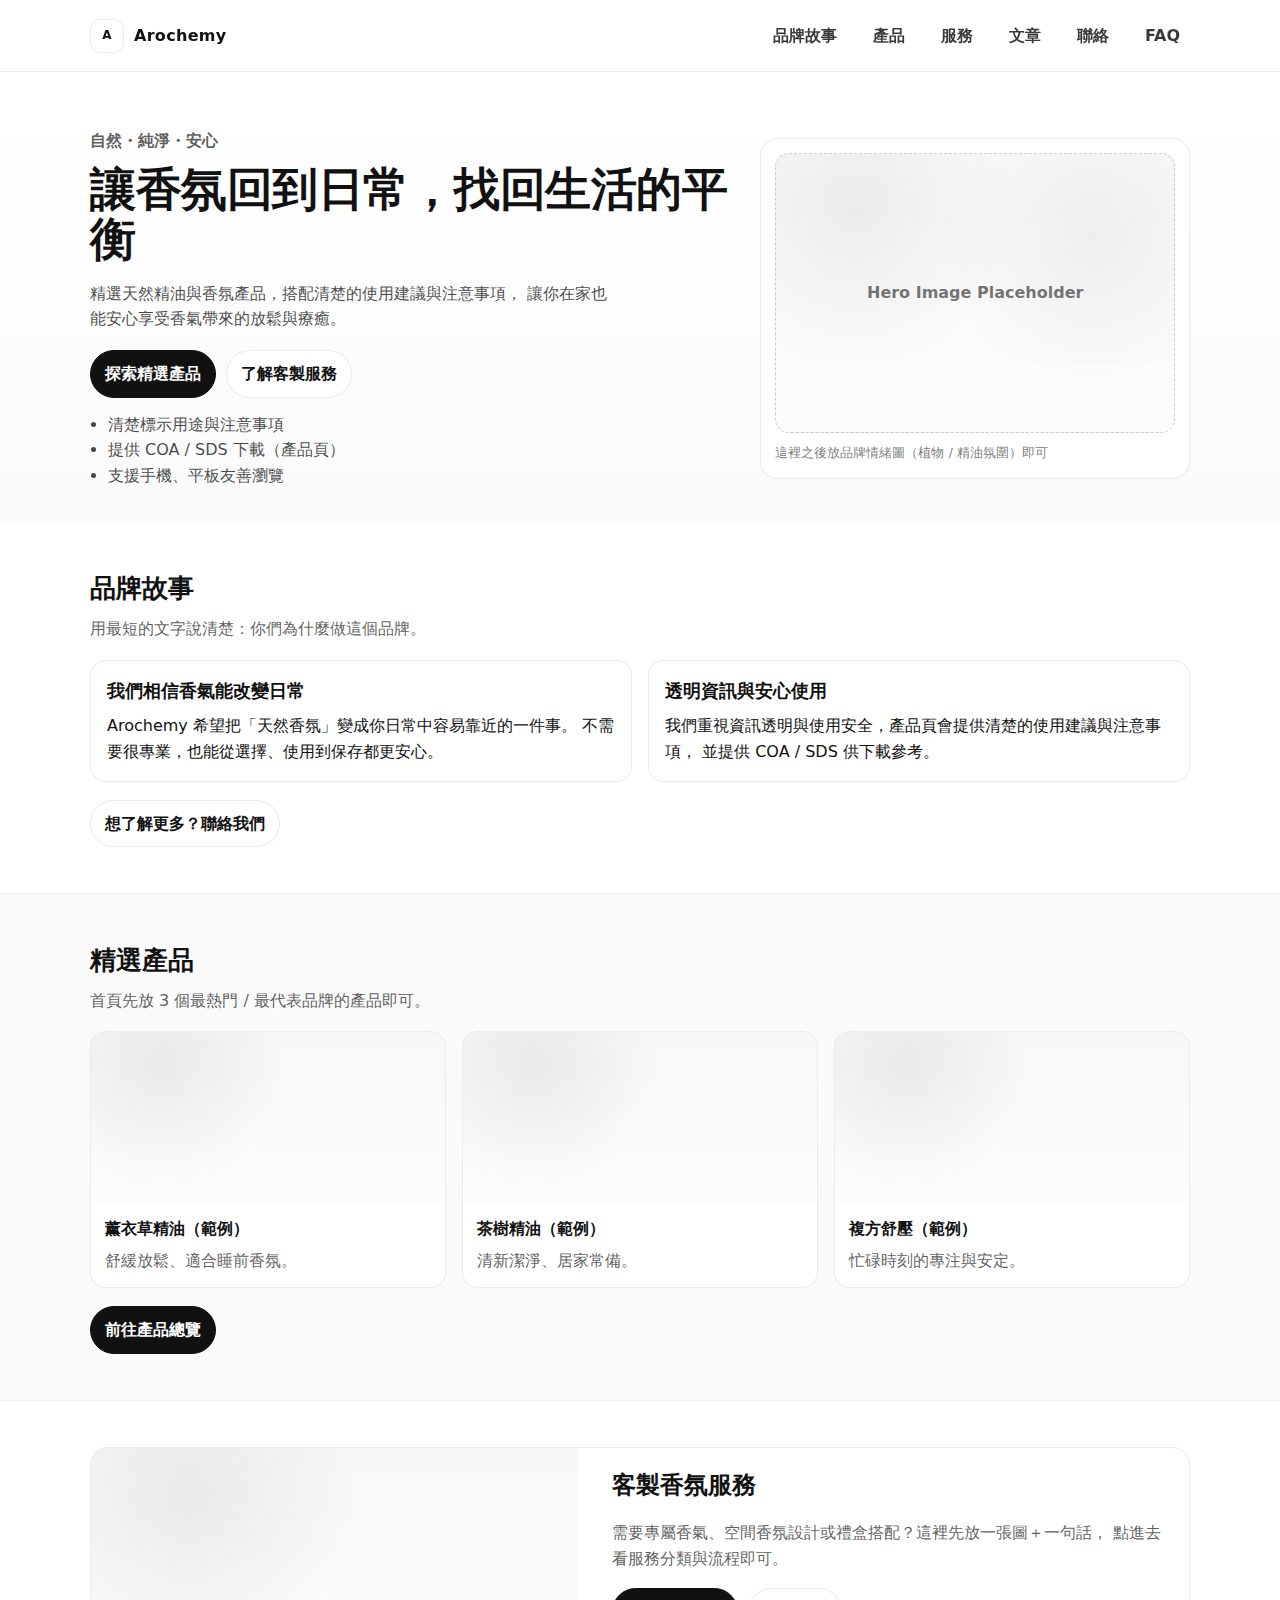
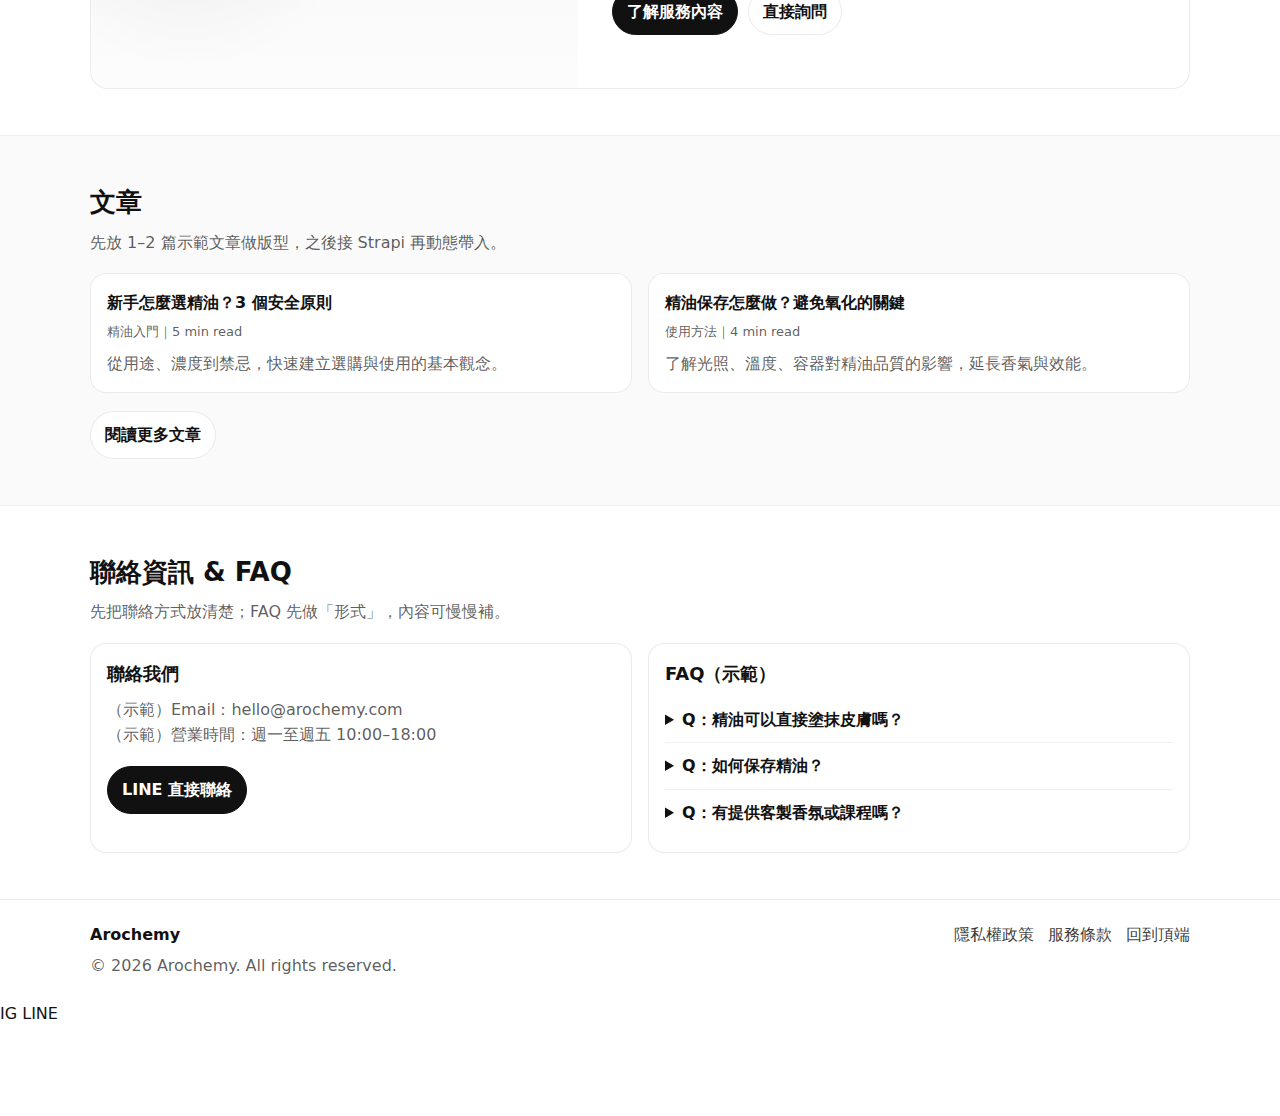
<file: index.html>
<!doctype html>
<html lang="zh-Hant">
<head>
    <meta charset="utf-8" />
    <meta name="viewport" content="width=device-width, initial-scale=1" />
    <title>Arochemy｜精油與香氛</title>
    <meta name="description" content="天然精油與香氛生活。探索精選精油、客製香氛服務與芳療文章。" />
    <link rel="stylesheet" href="./styles.css" />
</head>

<body>
    <!-- Sticky Header -->
    <header class="header" id="top">
        <div class="container header-inner">
            <a class="brand" href="#top" aria-label="回到頂端">
                <span class="brand-badge">A</span>
                <span class="brand-name">Arochemy</span>
            </a>

            <!-- Desktop Nav -->
            <nav class="nav">
                <a href="brand.html">品牌故事</a>
                <a href="products.html">產品</a>
                <a href="service.html">服務</a>
                <a href="articles.html">文章</a>
                <a href="contact.html">聯絡</a>
                <a href="faq">FAQ</a>
            </nav>

            <div class="header-cta">

                <!-- Mobile Burger -->
                <button class="burger" id="burgerBtn" type="button" aria-label="開啟選單" aria-expanded="false">
                    <span></span><span></span><span></span>
                </button>
            </div>
        </div>
    </header>

    <!-- Mobile Drawer -->
    <!-- Mobile Dropdown (Top) -->
    <div class="mobile-drawer" id="mobileDrawer" aria-hidden="true">
        <div class="mobile-dropdown" role="dialog" aria-modal="true" aria-label="手機選單">
            <nav class="mobile-nav">
                <a href="brand.html">品牌故事</a>
                <a href="products.html">產品</a>
                <a href="service.html">服務</a>
                <a href="articles.html">文章</a>
                <a href="contact.html">聯絡</a>
                <a href="faq.html">FAQ</a>
            </nav>

            <div class="mobile-panel-actions">
                <a class="btn" href="products.html">探索精油</a>
                <a class="btn primary" href="contact.html">立即聯絡</a>
            </div>
        </div>
    </div>



    <main>
        <!-- Hero -->
        <section class="hero">
            <div class="container hero-grid">
                <div>
                    <div class="kicker">
                        自然・純淨・安心
                    </div>
                    <h1>讓香氛回到日常，找回生活的平衡</h1>
                    <p class="lead">
                        精選天然精油與香氛產品，搭配清楚的使用建議與注意事項，
                        讓你在家也能安心享受香氣帶來的放鬆與療癒。
                    </p>
                    <div class="hero-actions">
                        <a class="btn primary" href="#featured">探索精選產品</a>
                        <a class="btn" href="#service">了解客製服務</a>
                    </div>
                    <ul class="hero-bullets">
                        <li>清楚標示用途與注意事項</li>
                        <li>提供 COA / SDS 下載（產品頁）</li>
                        <li>支援手機、平板友善瀏覽</li>
                    </ul>
                </div>

                <div class="hero-card" aria-label="主視覺圖">
                    <div class="hero-image" role="img" aria-label="主視覺圖片預留位置">
                        <span>Hero Image Placeholder</span>
                    </div>
                    <div class="hero-card-note">
                        這裡之後放品牌情緒圖（植物 / 精油氛圍）即可
                    </div>
                </div>
            </div>
        </section>

        <!-- Brand Story (Short) -->
        <section class="section" id="story">
            <div class="container">
                <div class="section-head">
                    <h2>品牌故事</h2>
                    <p class="muted">
                        用最短的文字說清楚：你們為什麼做這個品牌。
                    </p>
                </div>

                <div class="story-grid">
                    <div class="card">
                        <h3>我們相信香氣能改變日常</h3>
                        <p>
                            Arochemy 希望把「天然香氛」變成你日常中容易靠近的一件事。
                            不需要很專業，也能從選擇、使用到保存都更安心。
                        </p>
                    </div>
                    <div class="card">
                        <h3>透明資訊與安心使用</h3>
                        <p>
                            我們重視資訊透明與使用安全，產品頁會提供清楚的使用建議與注意事項，
                            並提供 COA / SDS 供下載參考。
                        </p>
                    </div>
                </div>

                <div class="section-actions">
                    <a class="btn" href="#contact">想了解更多？聯絡我們</a>
                </div>
            </div>
        </section>

        <!-- Featured Products (3 cards) -->
        <section class="section soft" id="featured">
            <div class="container">
                <div class="section-head">
                    <h2>精選產品</h2>
                    <p class="muted">
                        首頁先放 3 個最熱門 / 最代表品牌的產品即可。
                    </p>
                </div>

                <div class="grid-3">
                    <a class="product-card" href="#" aria-label="產品 1（範例）">
                        <div class="product-image" role="img" aria-label="產品圖片預留"></div>
                        <div class="product-body">
                            <div class="product-title">
                                薰衣草精油（範例）
                            </div>
                            <div class="product-desc muted">
                                舒緩放鬆、適合睡前香氛。
                            </div>
                        </div>
                    </a>

                    <a class="product-card" href="#" aria-label="產品 2（範例）">
                        <div class="product-image" role="img" aria-label="產品圖片預留"></div>
                        <div class="product-body">
                            <div class="product-title">
                                茶樹精油（範例）
                            </div>
                            <div class="product-desc muted">
                                清新潔淨、居家常備。
                            </div>
                        </div>
                    </a>

                    <a class="product-card" href="#" aria-label="產品 3（範例）">
                        <div class="product-image" role="img" aria-label="產品圖片預留"></div>
                        <div class="product-body">
                            <div class="product-title">
                                複方舒壓（範例）
                            </div>
                            <div class="product-desc muted">
                                忙碌時刻的專注與安定。
                            </div>
                        </div>
                    </a>
                </div>

                <div class="section-actions">
                    <a class="btn primary" href="#">前往產品總覽</a>
                </div>
            </div>
        </section>

        <!-- Custom Service -->
        <section class="section" id="service">
            <div class="container">
                <div class="service-banner">
                    <div class="service-banner-img" role="img" aria-label="服務主圖預留"></div>
                    <div class="service-banner-body">
                        <h2>客製香氛服務</h2>
                        <p class="muted">
                            需要專屬香氣、空間香氛設計或禮盒搭配？這裡先放一張圖＋一句話，
                            點進去看服務分類與流程即可。
                        </p>
                        <div class="service-actions">
                            <a class="btn primary" href="#">了解服務內容</a>
                            <a class="btn" href="#contact">直接詢問</a>
                        </div>
                    </div>
                </div>
            </div>
        </section>

        <!-- Articles Preview -->
        <section class="section soft" id="articles">
            <div class="container">
                <div class="section-head">
                    <h2>文章</h2>
                    <p class="muted">
                        先放 1–2 篇示範文章做版型，之後接 Strapi 再動態帶入。
                    </p>
                </div>

                <div class="grid-2">
                    <a class="article-card" href="#">
                        <div class="article-title">
                            新手怎麼選精油？3 個安全原則
                        </div>
                        <div class="article-meta muted">
                            精油入門｜5 min read
                        </div>
                        <p class="article-excerpt muted">
                            從用途、濃度到禁忌，快速建立選購與使用的基本觀念。
                        </p>
                    </a>

                    <a class="article-card" href="#">
                        <div class="article-title">
                            精油保存怎麼做？避免氧化的關鍵
                        </div>
                        <div class="article-meta muted">
                            使用方法｜4 min read
                        </div>
                        <p class="article-excerpt muted">
                            了解光照、溫度、容器對精油品質的影響，延長香氣與效能。
                        </p>
                    </a>
                </div>

                <div class="section-actions">
                    <a class="btn" href="#">閱讀更多文章</a>
                </div>
            </div>
        </section>

        <!-- Contact + FAQ -->
        <section class="section" id="contact">
            <div class="container">
                <div class="section-head">
                    <h2>聯絡資訊 & FAQ</h2>
                    <p class="muted">
                        先把聯絡方式放清楚；FAQ 先做「形式」，內容可慢慢補。
                    </p>
                </div>

                <div class="grid-2">
                    <div class="card">
                        <h3>聯絡我們</h3>
                        <p class="muted">
                            （示範）Email：hello@arochemy.com
                        </p>
                        <p class="muted">
                            （示範）營業時間：週一至週五 10:00–18:00
                        </p>
                        <div class="section-actions">
                            <a class="btn primary" href="https://line.me/R/ti/p/@yourlineid" target="_blank" rel="noopener">
                                LINE 直接聯絡
                            </a>
                        </div>
                    </div>

                    <div class="card">
                        <h3>FAQ（示範）</h3>
                        <details>
                            <summary>Q：精油可以直接塗抹皮膚嗎？</summary>
                            <p class="muted">
                                A：建議稀釋後使用，避免敏感部位；如有疑慮請先諮詢專業人士。
                            </p>
                        </details>
                        <details>
                            <summary>Q：如何保存精油？</summary>
                            <p class="muted">
                                A：避光、密封、常溫保存；開封後建議於 6–12 個月內使用。
                            </p>
                        </details>
                        <details>
                            <summary>Q：有提供客製香氛或課程嗎？</summary>
                            <p class="muted">
                                A：可提供客製服務；課程資訊未來將上線，歡迎先透過 LINE 詢問。
                            </p>
                        </details>
                    </div>
                </div>
            </div>
        </section>

        <!-- Footer -->
        <footer class="footer">
            <div class="container footer-inner">
                <div class="footer-left">
                    <div class="footer-brand">
                        Arochemy
                    </div>
                    <div class="muted">
                        © <span id="year"></span> Arochemy. All rights reserved.
                    </div>
                </div>
                <div class="footer-links">
                    <a href="#">隱私權政策</a>
                    <a href="#">服務條款</a>
                    <a href="#top">回到頂端</a>
                </div>
            </div>
        </footer>
    </main>

        <!-- Floating Social Buttons -->
    <div class="social-fab">
        <a class="fab ig" href="https://instagram.com/你的帳號" aria-label="Instagram" target="_blank" rel="noopener">
            <span class="fab-text">IG</span>
        </a>

        <a class="fab line" href="https://line.me/R/ti/p/@yourlineid" aria-label="LINE" target="_blank" rel="noopener">
            <span class="fab-text">LINE</span>
        </a>
    </div>


    <script src="./main.js"></script>
</body>
</html>
</file>
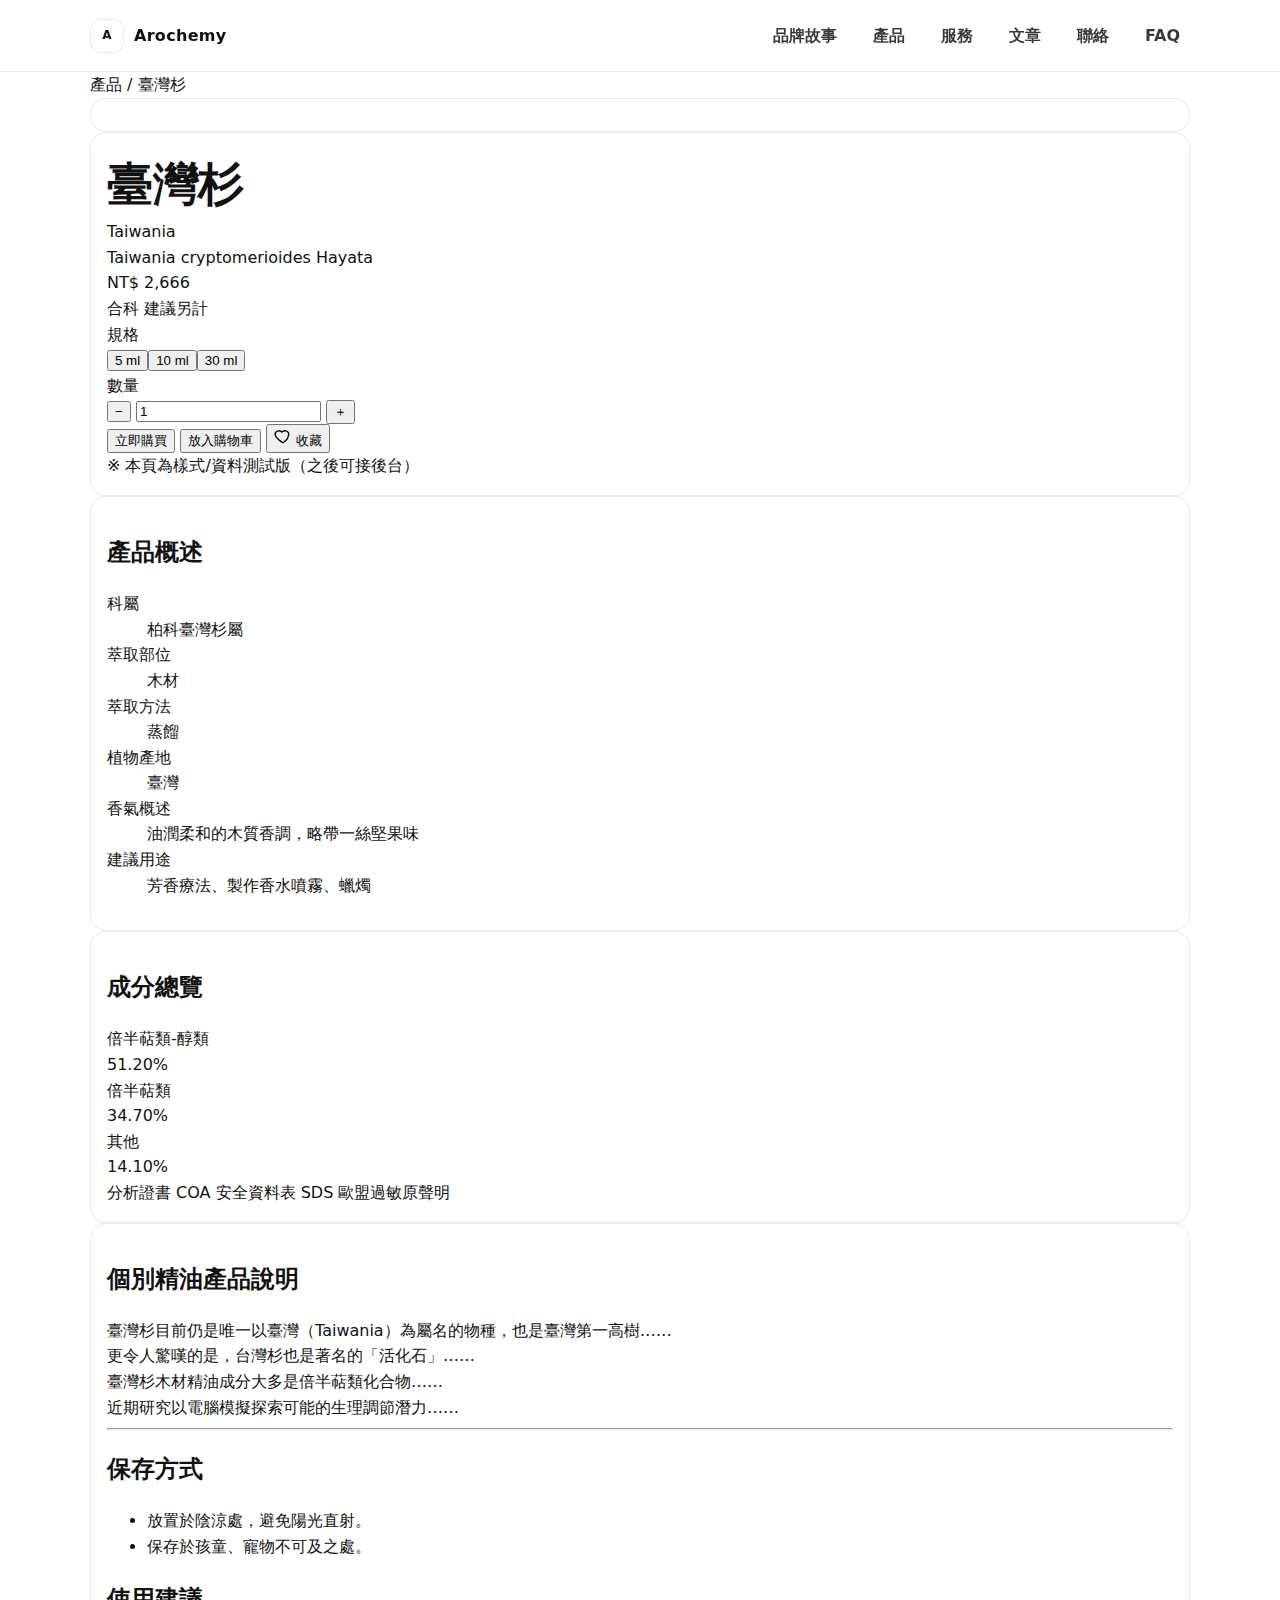
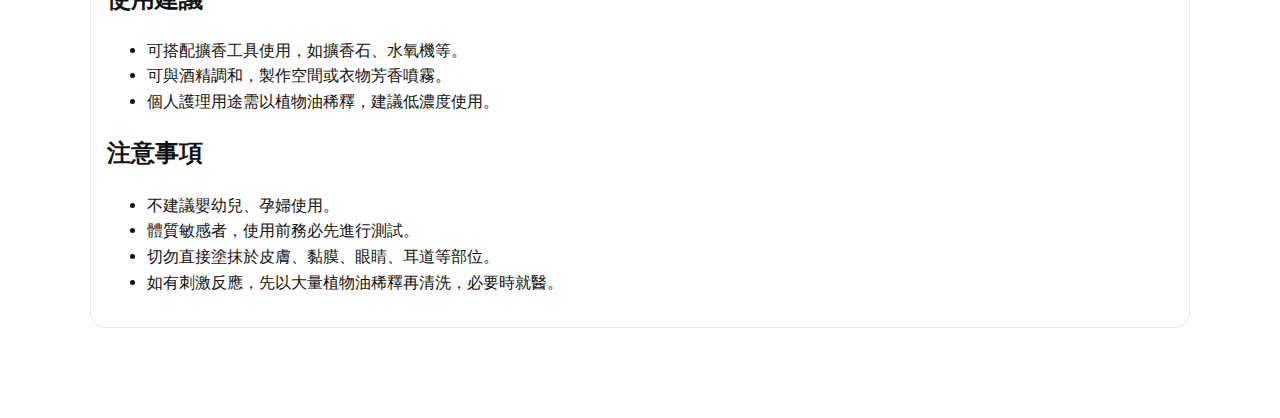
<file: Arochemy/product.html>
<!doctype html>
<html lang="zh-Hant">
<head>
    <meta charset="utf-8" />
    <meta name="viewport" content="width=device-width,initial-scale=1" />
    <title>單一商品｜Arochemy</title>
    <link rel="stylesheet" href="styles.css" />
</head>
<body>
    <!-- Header：你可以沿用你原本的 header（下面這段如果你已經有，就替換成你的） -->
    <header class="header">
        <div class="container header-inner">
            <a class="brand" href="index.html">
                <span class="brand-badge">A</span>
                <span>Arochemy</span>
            </a>

            <nav class="nav">
                <a href="index.html#story">品牌故事</a>
                <a href="products.html">產品</a>
                <a href="index.html#service">服務</a>
                <a href="index.html#articles">文章</a>
                <a href="index.html#contact">聯絡</a>
                <a href="index.html#faq">FAQ</a>
            </nav>

            <div class="header-cta">
                <button class="btn burger" aria-label="menu">☰</button>
            </div>
        </div>
    </header>

    <main class="container p-page">
        <!-- breadcrumb -->
        <div class="p-breadcrumb">
            <a href="products.html">產品</a>
            <span class="sep">/</span>
            <span id="bcName">臺灣杉</span>
        </div>

        <!-- TOP: image + buy -->
        <section class="p-top">
            <!-- left gallery -->
            <div class="p-gallery card">
                <div class="p-main-img" id="mainImg" aria-label="product image"></div>
                <div class="p-thumbs" id="thumbs"></div>
            </div>

            <!-- right buy box -->
            <aside class="p-buy card">
                <h1 class="p-title" id="pName">臺灣杉</h1>

                <div class="p-sub" id="pEn">
                    Taiwania
                </div>
                <div class="p-latin" id="pLatin">
                    Taiwania cryptomerioides Hayata
                </div>

                <div class="p-price-row">
                    <div class="p-price" id="pPrice">
                        NT$ 666
                    </div>
                    <div class="p-tags">
                        <span class="p-tag">合科</span>
                        <span class="p-tag">建議另計</span>
                    </div>
                </div>

                <!-- 規格：一定要有 variantPills -->
                <div class="p-field">
                    <div class="p-label">
                        規格
                    </div>
                    <div class="p-pills" id="variantPills"></div>
                </div>

                <div class="p-field">
                    <div class="p-label">
                        數量
                    </div>
                    <div class="p-qty">
                        <button class="p-qty-btn" id="qtyMinus" aria-label="minus">−</button>
                        <input class="p-qty-input" id="qtyInput" value="1" inputmode="numeric" />
                        <button class="p-qty-btn" id="qtyPlus" aria-label="plus">＋</button>
                    </div>
                </div>

                <!-- 客戶版：兩顆大按鈕 + 右邊收藏 icon -->
                <div class="p-actions3">
                    <button class="p-buy-now" id="btnBuy">立即購買</button>
                    <button class="p-add-cart" id="btnCart">放入購物車</button>

                    <button class="p-fav" id="btnFav" aria-label="收藏">
                        <!-- 簡單愛心 icon（你說可以用 icon） -->
                        <svg viewBox="0 0 24 24" width="18" height="18" aria-hidden="true">
                            <path d="M12 21s-7.2-4.7-9.6-8.6C.4 9.2 2.1 5.8 5.7 5.1c2-.4 3.8.4 4.9 1.8
                                1.1-1.4 2.9-2.2 4.9-1.8 3.6.7 5.3 4.1 3.3 7.3C19.2 16.3 12 21 12 21z"
                                fill="none" stroke="currentColor" stroke-width="1.8" stroke-linejoin="round" />
                        </svg>
                        <span>收藏</span>
                    </button>
                </div>

                <div class="p-note">
                    ※ 本頁為樣式/資料測試版（之後可接後台）
                </div>
            </aside>

        </section>

        <!-- MIDDLE: overview + composition (直接可見，不用點 tab) -->
        <section class="p-mid">
            <div class="p-box card">
                <h2 class="p-h2">產品概述</h2>
                <dl class="p-kv" id="overviewKV"></dl>
            </div>

            <div class="p-box card">
                <h2 class="p-h2">成分總覽</h2>

                <!-- 灰底圖表區 -->
                <div class="p-comp-panel">
                    <div class="p-bars" id="compBars"></div>
                </div>

                <!-- 下載按鈕（客戶才要點下載） -->
                <div class="p-docs">
                    <a class="p-doc-btn" id="btnCOA" href="#" download>分析證書 COA</a>
                    <a class="p-doc-btn" id="btnSDS" href="#" download>安全資料表 SDS</a>
                    <a class="p-doc-btn" id="btnEU" href="#" download>歐盟過敏原聲明</a>
                </div>
            </div>

        </section>

        <!-- LONG: description -> storage -> usage -> caution -->
        <section class="p-long card">
            <h2 class="p-h2">個別精油產品說明</h2>
            <div class="p-prose" id="descText"></div>

            <hr class="p-divider" />

            <h2 class="p-h2">保存方式</h2>
            <ul class="p-list" id="storageList"></ul>

            <h2 class="p-h2">使用建議</h2>
            <ul class="p-list" id="usageList"></ul>

            <h2 class="p-h2">注意事項</h2>
            <ul class="p-list" id="cautionList"></ul>
        </section>
    </main>

    <script src="product.js"></script>
</body>
</html>
</file>
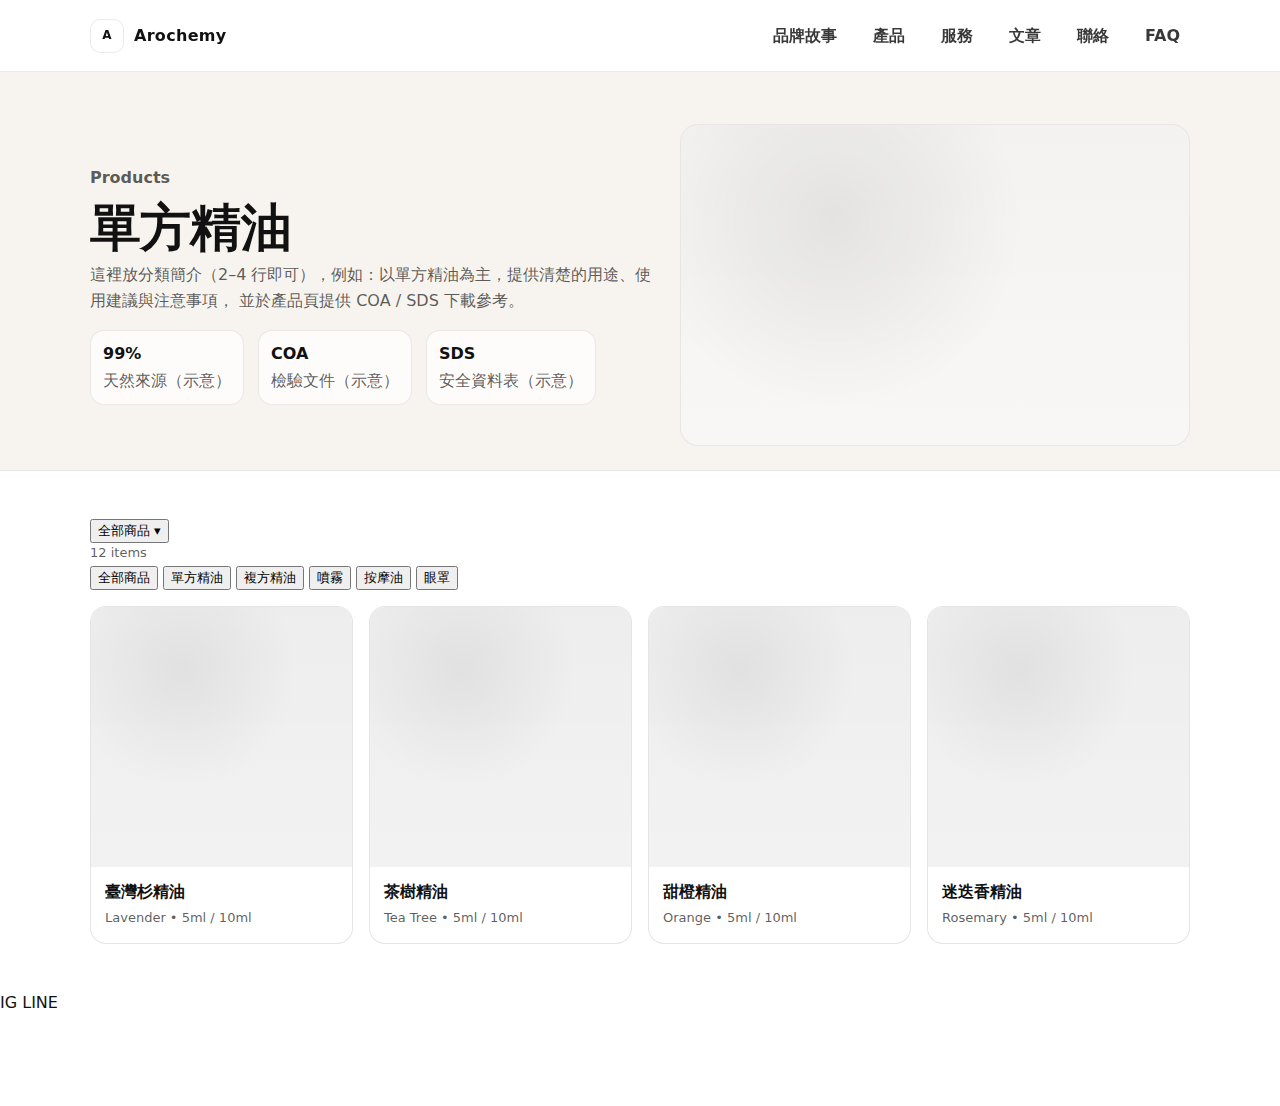
<file: Arochemy/products.html>
<!doctype html>
<html lang="zh-Hant">
<head>
    <meta charset="utf-8" />
    <meta name="viewport" content="width=device-width, initial-scale=1" />
    <title>Arochemy｜精油與香氛</title>
    <meta name="description" content="天然精油與香氛生活。探索精選精油、客製香氛服務與芳療文章。" />
    <link rel="stylesheet" href="./styles.css" />
</head>

<body>
    <!-- Sticky Header -->
    <header class="header" id="top">
        <div class="container header-inner">
            <a class="brand" href="index.html" aria-label="回到首頁">
                <span class="brand-badge">A</span>
                <span class="brand-name">Arochemy</span>
            </a>

            <!-- Desktop Nav -->
            <nav class="nav">
                <a href="brand.html">品牌故事</a>
                <a href="products.html">產品</a>
                <a href="service.html">服務</a>
                <a href="articles.html">文章</a>
                <a href="contact.html">聯絡</a>
                <a href="faq">FAQ</a>
            </nav>

            <div class="header-cta">

                <!-- Mobile Burger -->
                <button class="burger" id="burgerBtn" type="button" aria-label="開啟選單" aria-expanded="false">
                    <span></span><span></span><span></span>
                </button>
            </div>
        </div>
    </header>

    <!-- Mobile Drawer -->
    <!-- Mobile Dropdown (Top) -->
    <div class="mobile-drawer" id="mobileDrawer" aria-hidden="true">
        <div class="mobile-dropdown" role="dialog" aria-modal="true" aria-label="手機選單">
            <nav class="mobile-nav">
                <a href="brand.html">品牌故事</a>
                <a href="products.html">產品</a>
                <a href="service.html">服務</a>
                <a href="articles.html">文章</a>
                <a href="contact.html">聯絡</a>
                <a href="faq.html">FAQ</a>
            </nav>

            <div class="mobile-panel-actions">
                <a class="btn" href="products.html">探索精油</a>
                <a class="btn primary" href="contact.html">立即聯絡</a>
            </div>
        </div>
    </div>



    <main>
        <!-- Category Hero -->
        <section class="cat-hero">
            <div class="container cat-hero-grid">
                <div class="cat-hero-text">
                    <div class="kicker">
                        Products
                    </div>
                    <h1 class="cat-title">單方精油</h1>
                    <p class="cat-desc muted">
                        這裡放分類簡介（2–4 行即可），例如：以單方精油為主，提供清楚的用途、使用建議與注意事項，
                        並於產品頁提供 COA / SDS 下載參考。
                    </p>

                    <div class="cat-points">
                        <div class="point">
                            <div class="point-num">
                                99%
                            </div>
                            <div class="muted">
                                天然來源（示意）
                            </div>
                        </div>
                        <div class="point">
                            <div class="point-num">
                                COA
                            </div>
                            <div class="muted">
                                檢驗文件（示意）
                            </div>
                        </div>
                        <div class="point">
                            <div class="point-num">
                                SDS
                            </div>
                            <div class="muted">
                                安全資料表（示意）
                            </div>
                        </div>
                    </div>
                </div>

                <div class="cat-hero-media" aria-label="分類主視覺">
                    <!-- 之後換成真正圖片：<img ...> -->
                    <div class="cat-hero-img" role="img" aria-label="分類圖片預留"></div>
                </div>
            </div>
        </section>

        <!-- Filter / Category bar -->
        <section class="section">
            <div class="container">
                <div class="toolbar">
                    <div class="toolbar-left">

                        <!-- 🔥 這一行就是「目前分類」＋「開選單按鈕」 -->
                        <button class="toolbar-title-btn" id="catToggle" aria-expanded="false">
                            <span id="currentCat">全部商品</span>
                            <span class="chevron">▾</span>
                        </button>

                        <div class="toolbar-sub muted">
                            <span id="totalCount">12</span> items
                        </div>

                        <!-- 🔽 分類選單（只屬於左側） -->
                        <div class="cat-menu" id="catMenu" role="menu">
                            <button class="cat-item" data-cat="all">全部商品</button>
                            <button class="cat-item" data-cat="single">單方精油</button>
                            <button class="cat-item" data-cat="blend">複方精油</button>
                            <button class="cat-item" data-cat="spray">噴霧</button>
                            <button class="cat-item" data-cat="massage">按摩油</button>
                            <button class="cat-item" data-cat="eyemask">眼罩</button>
                        </div>

                    </div>
                </div>



                <!-- Product Grid -->
                <div class="product-grid">
                    <!-- 卡片 1 -->
                    <a class="p-card" href="product.html?slug=taiwania">
                        <div class="p-media">
                            <!-- 植物圖（預設顯示） -->
                            <div class="p-img plant" aria-label="植物圖預留"></div>
                            <!-- 瓶子圖（hover 顯示） -->
                            <div class="p-img bottle" aria-label="瓶子圖預留"></div>
                        </div>
                        <div class="p-body">
                            <div class="p-name">
                                臺灣杉精油
                            </div>
                            <div class="p-meta muted">
                                Lavender • 5ml / 10ml
                            </div>
                        </div>
                    </a>

                    <!-- 卡片 2 -->
                    <a class="p-card" href="#" aria-label="茶樹精油">
                        <div class="p-media">
                            <div class="p-img plant"></div>
                            <div class="p-img bottle"></div>
                        </div>
                        <div class="p-body">
                            <div class="p-name">
                                茶樹精油
                            </div>
                            <div class="p-meta muted">
                                Tea Tree • 5ml / 10ml
                            </div>
                        </div>
                    </a>

                    <!-- 卡片 3 -->
                    <a class="p-card" href="#" aria-label="甜橙精油">
                        <div class="p-media">
                            <div class="p-img plant"></div>
                            <div class="p-img bottle"></div>
                        </div>
                        <div class="p-body">
                            <div class="p-name">
                                甜橙精油
                            </div>
                            <div class="p-meta muted">
                                Orange • 5ml / 10ml
                            </div>
                        </div>
                    </a>

                    <!-- 卡片 4 -->
                    <a class="p-card" href="#" aria-label="迷迭香精油">
                        <div class="p-media">
                            <div class="p-img plant"></div>
                            <div class="p-img bottle"></div>
                        </div>
                        <div class="p-body">
                            <div class="p-name">
                                迷迭香精油
                            </div>
                            <div class="p-meta muted">
                                Rosemary • 5ml / 10ml
                            </div>
                        </div>
                    </a>

                    <!-- 你可以先複製貼上多幾張做視覺 -->
                </div>
            </div>
        </section>
    </main>

    <!-- Floating Social Buttons -->
    <div class="social-fab">
        <a class="fab ig" href="https://instagram.com/你的帳號" aria-label="Instagram" target="_blank" rel="noopener">
            <span class="fab-text">IG</span>
        </a>

        <a class="fab line" href="https://line.me/R/ti/p/@yourlineid" aria-label="LINE" target="_blank" rel="noopener">
            <span class="fab-text">LINE</span>
        </a>
    </div>





    <script src="./main.js"></script>
</body>
</html>
</file>
<file: styles.css>
:root {
    --max: 1100px;
    --pad: 18px;
    --header-h: 72px;
    --border: rgba(0,0,0,.08);
    --muted: rgba(0,0,0,.65);
    --bg: #fff;
    --bg-soft: #fafafa;
}

* {
    box-sizing: border-box;
}
html {
    scroll-behavior: smooth;
}
body {
    margin: 0;
    font-family: ui-sans-serif, system-ui, -apple-system,"Segoe UI", Arial, "Noto Sans TC", "PingFang TC", "Microsoft JhengHei", sans-serif;
    color: #111;
    background: var(--bg);
    padding-bottom: 90px;
    /* 避免被右下角按鈕擋到 */
    line-height: 1.6;
}
a {
    color: inherit;
    text-decoration: none;
}

.container {
    width: min(var(--max), calc(100% - var(--pad)*2));
    margin: 0 auto;
}

.muted {
    color: var(--muted);
}

.btn {
    display: inline-flex;
    align-items: center;
    justify-content: center;
    padding: 10px 14px;
    border-radius: 999px;
    border: 1px solid var(--border);
    background: #fff;
    font-weight: 700;
    cursor: pointer;
}
.btn.primary {
    background: #111;
    color: #fff;
    border-color: #111;
}

/* ===== Header (sticky) ===== */
.header {
    position: sticky;
    top: 0;
    z-index: 1000;
    height: var(--header-h);
    display: flex;
    align-items: center;
    background: rgba(255,255,255,.85);
    backdrop-filter: blur(10px);
    border-bottom: 1px solid var(--border);
}
.header-inner {
    display: flex;
    align-items: center;
    justify-content: space-between;
    gap: 14px;
}
.brand {
    display: flex;
    align-items: center;
    gap: 10px;
    font-weight: 800;
    letter-spacing: .3px;
}
.brand-badge {
    width: 34px;
    height: 34px;
    border-radius: 10px;
    border: 1px solid var(--border);
    display: grid;
    place-items: center;
    background: #fff;
    font-size: 12px;
}
.nav {
    display: flex;
    align-items: center;
    gap: 16px;
    font-weight: 600;
    color: rgba(0,0,0,.78);
}
.nav a {
    padding: 8px 10px;
    border-radius: 10px;
}
.nav a:hover {
    background: rgba(0,0,0,.04);
}

.header-cta {
    display: flex;
    align-items: center;
    gap: 10px;
}

/* nav 推到右邊 */
.nav {
    margin-left: auto;
}

/* 桌機時 header-cta 不顯示（手機才需要它放漢堡） */
@media (min-width: 641px) {
    .header-cta {
        display: none;
    }
}


.burger {
    display: none;
}

/* ===== Mobile Menu ===== */
/* ===== Mobile Dropdown (Top) ===== */
.mobile-drawer {
    display: none;
    position: fixed;
    inset: 0;
    z-index: 2000;
    background: rgba(0,0,0,.35);
}
.mobile-drawer.open {
    display: block;
}

/* 下拉選單本體：貼在 header 下方 */
.mobile-dropdown {
    position: absolute;
    top: var(--header-h);
    left: 0;
    right: 0;
    background: rgba(255,255,255,.96);
    backdrop-filter: blur(10px);
    border-bottom: 1px solid var(--border);
    transform: translateY(-12px);
    opacity: 0;
    pointer-events: none;
    transition: transform .18s ease, opacity .18s ease;
}

/* 打開狀態：滑下來 */
.mobile-drawer.open .mobile-dropdown {
    transform: translateY(0);
    opacity: 1;
    pointer-events: auto;
}

.mobile-nav {
    display: flex;
    flex-direction: column;
    padding: 10px var(--pad);
    gap: 2px;
}
.mobile-nav a {
    padding: 12px 10px;
    border-radius: 12px;
    font-weight: 800;
}
.mobile-nav a:hover {
    background: rgba(0,0,0,.04);
}

.mobile-panel-actions {
    display: flex;
    gap: 10px;
    padding: 12px var(--pad) 16px;
    border-top: 1px solid var(--border);
}

/* ===== Sections ===== */
section {
    scroll-margin-top: calc(var(--header-h) +14px);
}

.hero {
    background: linear-gradient(180deg, #fff, var(--bg-soft));
    padding: 56px 0 34px;
}
.hero-grid {
    display: grid;
    grid-template-columns: 1.2fr .8fr;
    gap: 26px;
    align-items: center;
}
.kicker {
    color: var(--muted);
    font-weight: 700;
}
h1 {
    margin: 10px 0 10px;
    line-height: 1.1;
    font-size: clamp(30px, 4vw, 46px);
    letter-spacing: -0.5px;
}
.lead {
    color: rgba(0,0,0,.72);
    font-size: 16px;
    max-width: 52ch;
}
.hero-actions {
    margin-top: 18px;
    display: flex;
    gap: 10px;
    flex-wrap: wrap;
}
.hero-bullets {
    margin: 14px 0 0;
    padding-left: 18px;
    color: rgba(0,0,0,.72);
}
.hero-card {
    border: 1px solid var(--border);
    border-radius: 18px;
    background: #fff;
    padding: 14px;
}
.hero-image {
    height: 280px;
    border-radius: 14px;
    border: 1px dashed rgba(0,0,0,.18);
    background:
    radial-gradient(circle at 20% 20%, rgba(0,0,0,.06), transparent 42%),
    radial-gradient(circle at 80% 30%, rgba(0,0,0,.05), transparent 42%),
    linear-gradient(180deg, rgba(0,0,0,.02), rgba(0,0,0,.01));
    display: grid;
    place-items: center;
    color: rgba(0,0,0,.55);
    font-weight: 700;
}
.hero-card-note {
    margin-top: 10px;
    color: rgba(0,0,0,.55);
    font-size: 13px;
}

.section {
    padding: 46px 0;
}
.section.soft {
    background: var(--bg-soft);
    border-top: 1px solid rgba(0,0,0,.04);
    border-bottom: 1px solid rgba(0,0,0,.04);
}
.section-head h2 {
    margin: 0 0 6px;
    font-size: 26px;
}
.section-head p {
    margin: 0;
}

.section-actions {
    margin-top: 18px;
}

.card {
    border: 1px solid var(--border);
    border-radius: 16px;
    background: #fff;
    padding: 16px;
}
.card h3 {
    margin: 0 0 8px;
    font-size: 18px;
}
.card p {
    margin: 0;
}

.story-grid {
    margin-top: 18px;
    display: grid;
    grid-template-columns: 1fr 1fr;
    gap: 16px;
}

.grid-3 {
    margin-top: 18px;
    display: grid;
    grid-template-columns: repeat(3, 1fr);
    gap: 16px;
}
.product-card {
    border: 1px solid var(--border);
    border-radius: 16px;
    background: #fff;
    overflow: hidden;
    display: flex;
    flex-direction: column;
}
.product-card:hover {
    transform: translateY(-2px);
}
.product-image {
    height: 170px;
    background:
    radial-gradient(circle at 20% 20%, rgba(0,0,0,.06), transparent 40%),
    linear-gradient(180deg, rgba(0,0,0,.03), rgba(0,0,0,.01));
}
.product-body {
    padding: 14px;
}
.product-title {
    font-weight: 800;
    margin-bottom: 6px;
}

.service-banner {
    display: grid;
    grid-template-columns: .9fr 1.1fr;
    gap: 16px;
    border: 1px solid var(--border);
    border-radius: 18px;
    background: #fff;
    overflow: hidden;
}
.service-banner-img {
    min-height: 240px;
    background:
    radial-gradient(circle at 20% 20%, rgba(0,0,0,.06), transparent 40%),
    linear-gradient(180deg, rgba(0,0,0,.03), rgba(0,0,0,.01));
}
.service-banner-body {
    padding: 18px;
}
.service-banner-body h2 {
    margin: 0 0 8px;
}
.service-actions {
    margin-top: 14px;
    display: flex;
    gap: 10px;
    flex-wrap: wrap;
}

.grid-2 {
    margin-top: 18px;
    display: grid;
    grid-template-columns: 1fr 1fr;
    gap: 16px;
}

.article-card {
    border: 1px solid var(--border);
    border-radius: 16px;
    background: #fff;
    padding: 16px;
}
.article-title {
    font-weight: 900;
    margin-bottom: 6px;
}
.article-meta {
    margin-bottom: 8px;
    font-size: 13px;
}
.article-excerpt {
    margin: 0;
}

details {
    border-top: 1px solid rgba(0,0,0,.06);
    padding: 10px 0;
}
details:first-of-type {
    border-top: none;
}
summary {
    cursor: pointer;
    font-weight: 800;
}
details p {
    margin: 8px 0 0;
}

.footer {
    border-top: 1px solid var(--border);
    padding: 22px 0;
    background: #fff;
}
.footer-inner {
    display: flex;
    align-items: flex-start;
    justify-content: space-between;
    gap: 18px;
}
.footer-brand {
    font-weight: 900;
    margin-bottom: 6px;
}
.footer-links {
    display: flex;
    gap: 14px;
    flex-wrap: wrap;
    color: rgba(0,0,0,.78);
}
.footer-links a:hover {
    text-decoration: underline;
}

/* Floating LINE Button - 圓形版 */
.line-fab{
  position: fixed;
  right: 18px;
  bottom: 18px;
  z-index: 1200;

  width: 56px;
  height: 56px;

  display: grid;
  place-items: center;

  border-radius: 999px;
  background: #06C755;
  color: white;
  font-weight: 900;
  text-decoration: none;

  box-shadow: 0 10px 25px rgba(0,0,0,0.18);
}

.line-fab:hover{
  transform: translateY(-2px);
}


/* ===== Responsive ===== */
/* 手機才顯示漢堡（<= 640px） */
@media (max-width: 640px) {
    .nav {
        display: none;
    }
    .burger {
        display: inline-block;
    }

    /* 其他你原本放在 780px 的手機排版也可以放這裡 */
    .grid-3 {
        grid-template-columns: 1fr;
    }
    .grid-2 {
        grid-template-columns: 1fr;
    }
    .story-grid {
        grid-template-columns: 1fr;
    }
    .footer-inner {
        flex-direction: column;
    }
}

/* ===== Products Page (Florihana-like) ===== */
.cat-hero {
    background: #f7f4ef;
    /* 類似淡紙感 */
    border-bottom: 1px solid rgba(0,0,0,.05);
    padding: 52px 0 24px;
}
.cat-hero-grid {
    display: grid;
    grid-template-columns: 1.05fr .95fr;
    gap: 26px;
    align-items: center;
}
.cat-title {
    margin: 10px 0 8px;
    font-size: clamp(30px, 4vw, 54px);
    letter-spacing: -0.8px;
    line-height: 1.05;
}
.cat-desc {
    max-width: 60ch;
    margin: 0;
}
.cat-hero-media {
    border-radius: 18px;
    overflow: hidden;
    border: 1px solid rgba(0,0,0,.08);
    background: rgba(255,255,255,.55);
}
.cat-hero-img {
    height: 320px;
    background:
    radial-gradient(circle at 30% 30%, rgba(0,0,0,.07), transparent 45%),
    linear-gradient(180deg, rgba(0,0,0,.03), rgba(0,0,0,.01));
}

/* 小指標（可留可拿掉） */
.cat-points {
    margin-top: 16px;
    display: flex;
    gap: 14px;
    flex-wrap: wrap;
}
.point {
    padding: 10px 12px;
    border-radius: 14px;
    border: 1px solid rgba(0,0,0,.08);
    background: rgba(255,255,255,.7);
    min-width: 140px;
}
.point-num {
    font-weight: 900;
    font-size: 16px;
    margin-bottom: 2px;
}

/* 工具列（total + 分類 chips） */
.toolbar {
    display: flex;
    align-items: flex-end;
    justify-content: space-between;
    gap: 16px;
    margin-bottom: 16px;
}
.toolbar-title {
    font-weight: 900;
    font-size: 18px;
}
.toolbar-sub {
    font-size: 13px;
}
.chips {
    display: flex;
    gap: 10px;
    flex-wrap: wrap;
}

/* 產品 grid：桌機 4 欄 */
.product-grid {
    display: grid;
    grid-template-columns: repeat(4, 1fr);
    gap: 16px;
}

/* 產品卡片（極簡） */
.p-card {
    border: 1px solid rgba(0,0,0,.10);
    border-radius: 16px;
    background: #fff;
    overflow: hidden;
    display: flex;
    flex-direction: column;
    transition: transform .15s ease, box-shadow .15s ease;
}
.p-card:hover {
    transform: translateY(-2px);
    box-shadow: 0 14px 30px rgba(0,0,0,.10);
}
.p-media {
    position: relative;
    height: 260px;
    /* 參考站卡片高 */
    background: #f5f5f5;
    overflow: hidden;
}
.p-img {
    position: absolute;
    inset: 0;
    background:
    radial-gradient(circle at 35% 25%, rgba(0,0,0,.06), transparent 45%),
    linear-gradient(180deg, rgba(0,0,0,.03), rgba(0,0,0,.01));
    transition: opacity .18s ease;
}
.p-img.bottle {
    opacity: 0;
}
.p-card:hover .p-img.plant {
    opacity: 0;
}
.p-card:hover .p-img.bottle {
    opacity: 1;
}

.p-body {
    padding: 12px 14px 14px;
}
.p-name {
    font-weight: 900;
    margin-bottom: 4px;
}
.p-meta {
    font-size: 13px;
}

/* 平板：2 欄；手機：1 欄 */
@media (max-width: 900px) {
    .cat-hero-grid {
        grid-template-columns: 1fr;
    }
    .cat-hero-img {
        height: 260px;
    }
    .product-grid {
        grid-template-columns: repeat(2, 1fr);
    }
}
@media (max-width: 640px) {
    .product-grid {
        grid-template-columns: 1fr;
    }
    .toolbar {
        flex-direction: column;
        align-items: flex-start;
    }
}

/* 手機沒有 hover：預設顯示瓶子（符合你「植物→瓶子」想法的反向備援） */
.product-image {
    position: relative;
}

.p-img {
    position: absolute;
    inset: 0;
    transition: opacity .4s ease;
}

.p-img.plant {
    opacity: 1;
}
.p-img.bottle {
    opacity: 0;
}

@media (hover: hover) {
    .product-card:hover .p-img.plant {
        opacity: 0;
    }
    .product-card:hover .p-img.bottle {
        opacity: 1;
    }
}

/* ===== Products toolbar: category dropdown ===== */
.toolbar {
    margin-bottom: 16px;
}

.toolbar-left {
    position: relative;
    display: inline-flex;
    flex-direction: column;
    gap: 4px;
}

/* 可點標題 */
.toolbar-title-btn {
    display: inline-flex;
    align-items: center;
    gap: 6px;
    font-size: 22px;
    font-weight: 900;
    background: none;
    border: none;
    cursor: pointer;
    padding: 0;
}

.toolbar-title-btn .chevron {
    font-size: 14px;
    transform: translateY(2px);
}

/* 下拉選單 */
.cat-menu {
    position: absolute;
    top: calc(100% + 8px);
    left: 0;
    min-width: 220px;
    background: white;
    border: 1px solid rgba(0,0,0,.1);
    border-radius: 14px;
    padding: 8px;
    box-shadow: 0 20px 40px rgba(0,0,0,.12);
    display: none;
    z-index: 1000;
}

.cat-menu.open {
    display: block;
}

.cat-item {
    width: 100%;
    text-align: left;
    padding: 10px 12px;
    border-radius: 10px;
    border: none;
    background: none;
    font-weight: 700;
    cursor: pointer;
}

.cat-item:hover {
    background: rgba(0,0,0,.05);
}


@media (max-width: 640px) {
    .toolbar-left {
        width: 100%;
    }

    .cat-menu {
        left: 0;
        right: 0;
        min-width: unset;
        width: 100%;
    }
}

/* Floating IG Button */
.ig-fab {
    position: fixed;
    right: 18px;
    bottom: 78px;
    /* 讓它在 LINE 上方 */
    z-index: 1200;
    width: 56px;
    height: 56px;
    display: grid;
    place-items: center;
    border-radius: 999px;
    background: #111;
    color: #fff;
    font-weight: 900;
    text-decoration: none;
    box-shadow: 0 10px 25px rgba(0,0,0,0.18);
}

.ig-fab:hover {
    transform: translateY(-2px);
}

/* 手機稍微小一點，避免太擋內容 */
@media (max-width: 640px) {
    .ig-fab {
        right: 14px;
        bottom: 72px;
        width: 52px;
        height: 52px;
    }
    .line-fab {
        right: 14px;
        bottom: 14px;
    }
}
</file>
<file: Arochemy/styles.css>
:root{
  --max: 1100px;
  --pad: 18px;
  --header-h: 72px;
  --border: rgba(0,0,0,.08);
  --muted: rgba(0,0,0,.65);
  --bg: #fff;
  --bg-soft: #fafafa;
}

*{ box-sizing: border-box; }
html{ scroll-behavior: smooth; }
body{
  margin:0;
  font-family: ui-sans-serif, system-ui, -apple-system, "Segoe UI", Arial, "Noto Sans TC", "PingFang TC", "Microsoft JhengHei", sans-serif;
  color:#111;
  background: var(--bg);
  padding-bottom: 90px; /* 避免被右下角按鈕擋到 */
  line-height: 1.6;
}
a{ color:inherit; text-decoration:none; }

.container{
  width:min(var(--max), calc(100% - var(--pad)*2));
  margin:0 auto;
}

.muted{ color: var(--muted); }

.btn{
  display:inline-flex;
  align-items:center;
  justify-content:center;
  padding: 10px 14px;
  border-radius: 999px;
  border: 1px solid var(--border);
  background: #fff;
  font-weight: 700;
  cursor:pointer;
}
.btn.primary{
  background:#111;
  color:#fff;
  border-color:#111;
}

/* ===== Header (sticky) ===== */
.header{
  position: sticky;
  top: 0;
  z-index: 1000;
  height: var(--header-h);
  display:flex;
  align-items:center;
  background: rgba(255,255,255,.85);
  backdrop-filter: blur(10px);
  border-bottom: 1px solid var(--border);
}
.header-inner{
  display:flex;
  align-items:center;
  justify-content:space-between;
  gap: 14px;
}
.brand{
  display:flex;
  align-items:center;
  gap: 10px;
  font-weight: 800;
  letter-spacing: .3px;
}
.brand-badge{
  width: 34px; height: 34px;
  border-radius: 10px;
  border: 1px solid var(--border);
  display:grid; place-items:center;
  background: #fff;
  font-size: 12px;
}
.nav{
  display:flex;
  align-items:center;
  gap: 16px;
  font-weight: 600;
  color: rgba(0,0,0,.78);
}
.nav a{
  padding: 8px 10px;
  border-radius: 10px;
}
.nav a:hover{ background: rgba(0,0,0,.04); }

.header-cta{
  display:flex;
  align-items:center;
  gap: 10px;
}

/* nav 推到右邊 */
.nav { margin-left: auto; }

/* 桌機時 header-cta 不顯示（手機才需要它放漢堡） */
@media (min-width: 641px) {
  .header-cta { display: none; }
}


.burger {
  display: none;
}

/* ===== Mobile Menu ===== */
/* ===== Mobile Dropdown (Top) ===== */
.mobile-drawer{
  display:none;
  position: fixed;
  inset: 0;
  z-index: 2000;
  background: rgba(0,0,0,.35);
}
.mobile-drawer.open{ display:block; }

/* 下拉選單本體：貼在 header 下方 */
.mobile-dropdown{
  position: absolute;
  top: var(--header-h);
  left: 0;
  right: 0;
  background: rgba(255,255,255,.96);
  backdrop-filter: blur(10px);
  border-bottom: 1px solid var(--border);
  transform: translateY(-12px);
  opacity: 0;
  pointer-events: none;
  transition: transform .18s ease, opacity .18s ease;
}

/* 打開狀態：滑下來 */
.mobile-drawer.open .mobile-dropdown{
  transform: translateY(0);
  opacity: 1;
  pointer-events: auto;
}

.mobile-nav{
  display:flex;
  flex-direction:column;
  padding: 10px var(--pad);
  gap: 2px;
}
.mobile-nav a{
  padding: 12px 10px;
  border-radius: 12px;
  font-weight: 800;
}
.mobile-nav a:hover{ background: rgba(0,0,0,.04); }

.mobile-panel-actions{
  display:flex;
  gap: 10px;
  padding: 12px var(--pad) 16px;
  border-top: 1px solid var(--border);
}

/* ===== Sections ===== */
section{ scroll-margin-top: calc(var(--header-h) + 14px); }

.hero{
  background: linear-gradient(180deg, #fff, var(--bg-soft));
  padding: 56px 0 34px;
}
.hero-grid{
  display:grid;
  grid-template-columns: 1.2fr .8fr;
  gap: 26px;
  align-items: center;
}
.kicker{ color: var(--muted); font-weight:700; }
h1{
  margin: 10px 0 10px;
  line-height:1.1;
  font-size: clamp(30px, 4vw, 46px);
  letter-spacing: -0.5px;
}
.lead{
  color: rgba(0,0,0,.72);
  font-size: 16px;
  max-width: 52ch;
}
.hero-actions{
  margin-top: 18px;
  display:flex;
  gap: 10px;
  flex-wrap: wrap;
}
.hero-bullets{
  margin: 14px 0 0;
  padding-left: 18px;
  color: rgba(0,0,0,.72);
}
.hero-card{
  border: 1px solid var(--border);
  border-radius: 18px;
  background:#fff;
  padding: 14px;
}
.hero-image{
  height: 280px;
  border-radius: 14px;
  border: 1px dashed rgba(0,0,0,.18);
  background:
    radial-gradient(circle at 20% 20%, rgba(0,0,0,.06), transparent 42%),
    radial-gradient(circle at 80% 30%, rgba(0,0,0,.05), transparent 42%),
    linear-gradient(180deg, rgba(0,0,0,.02), rgba(0,0,0,.01));
  display:grid;
  place-items:center;
  color: rgba(0,0,0,.55);
  font-weight: 700;
}
.hero-card-note{
  margin-top: 10px;
  color: rgba(0,0,0,.55);
  font-size: 13px;
}

.section{
  padding: 46px 0;
}
.section.soft{
  background: var(--bg-soft);
  border-top: 1px solid rgba(0,0,0,.04);
  border-bottom: 1px solid rgba(0,0,0,.04);
}
.section-head h2{
  margin: 0 0 6px;
  font-size: 26px;
}
.section-head p{
  margin: 0;
}

.section-actions{
  margin-top: 18px;
}

.card{
  border: 1px solid var(--border);
  border-radius: 16px;
  background:#fff;
  padding: 16px;
}
.card h3{ margin:0 0 8px; font-size: 18px; }
.card p{ margin:0; }

.story-grid{
  margin-top: 18px;
  display:grid;
  grid-template-columns: 1fr 1fr;
  gap: 16px;
}

.grid-3{
  margin-top: 18px;
  display:grid;
  grid-template-columns: repeat(3, 1fr);
  gap: 16px;
}
.product-card{
  border: 1px solid var(--border);
  border-radius: 16px;
  background:#fff;
  overflow:hidden;
  display:flex;
  flex-direction:column;
}
.product-card:hover{ transform: translateY(-2px); }
.product-image{
  height: 170px;
  background:
    radial-gradient(circle at 20% 20%, rgba(0,0,0,.06), transparent 40%),
    linear-gradient(180deg, rgba(0,0,0,.03), rgba(0,0,0,.01));
}
.product-body{
  padding: 14px;
}
.product-title{
  font-weight: 800;
  margin-bottom: 6px;
}

.service-banner{
  display:grid;
  grid-template-columns: .9fr 1.1fr;
  gap: 16px;
  border: 1px solid var(--border);
  border-radius: 18px;
  background:#fff;
  overflow:hidden;
}
.service-banner-img{
  min-height: 240px;
  background:
    radial-gradient(circle at 20% 20%, rgba(0,0,0,.06), transparent 40%),
    linear-gradient(180deg, rgba(0,0,0,.03), rgba(0,0,0,.01));
}
.service-banner-body{
  padding: 18px;
}
.service-banner-body h2{
  margin: 0 0 8px;
}
.service-actions{
  margin-top: 14px;
  display:flex;
  gap: 10px;
  flex-wrap:wrap;
}

.grid-2{
  margin-top: 18px;
  display:grid;
  grid-template-columns: 1fr 1fr;
  gap: 16px;
}

.article-card{
  border: 1px solid var(--border);
  border-radius: 16px;
  background:#fff;
  padding: 16px;
}
.article-title{
  font-weight: 900;
  margin-bottom: 6px;
}
.article-meta{
  margin-bottom: 8px;
  font-size: 13px;
}
.article-excerpt{ margin:0; }

details{
  border-top: 1px solid rgba(0,0,0,.06);
  padding: 10px 0;
}
details:first-of-type{ border-top: none; }
summary{
  cursor:pointer;
  font-weight: 800;
}
details p{
  margin: 8px 0 0;
}

.footer{
  border-top: 1px solid var(--border);
  padding: 22px 0;
  background:#fff;
}
.footer-inner{
  display:flex;
  align-items:flex-start;
  justify-content:space-between;
  gap: 18px;
}
.footer-brand{
  font-weight: 900;
  margin-bottom: 6px;
}
.footer-links{
  display:flex;
  gap: 14px;
  flex-wrap:wrap;
  color: rgba(0,0,0,.78);
}
.footer-links a:hover{ text-decoration: underline; }

/* Floating LINE Button */
.line-fab{
  position: fixed;
  right: 18px;
  bottom: 18px;
  z-index: 1200;
  padding: 12px 14px;
  border-radius: 999px;
  background: #06C755;
  color: white;
  font-weight: 800;
  text-decoration: none;
  box-shadow: 0 10px 25px rgba(0,0,0,0.18);
}
.line-fab:hover{ transform: translateY(-2px); }

/* ===== Responsive ===== */
/* 手機才顯示漢堡（<= 640px） */
@media (max-width: 640px){
  .nav{ display:none; }
  .burger{ display:inline-block; }

  /* 其他你原本放在 780px 的手機排版也可以放這裡 */
  .grid-3{ grid-template-columns: 1fr; }
  .grid-2{ grid-template-columns: 1fr; }
  .story-grid{ grid-template-columns: 1fr; }
  .footer-inner{ flex-direction: column; }
}

/* ===== Products Page (Florihana-like) ===== */
.cat-hero{
  background: #f7f4ef;  /* 類似淡紙感 */
  border-bottom: 1px solid rgba(0,0,0,.05);
  padding: 52px 0 24px;
}
.cat-hero-grid{
  display:grid;
  grid-template-columns: 1.05fr .95fr;
  gap: 26px;
  align-items:center;
}
.cat-title{
  margin: 10px 0 8px;
  font-size: clamp(30px, 4vw, 54px);
  letter-spacing: -0.8px;
  line-height: 1.05;
}
.cat-desc{
  max-width: 60ch;
  margin: 0;
}
.cat-hero-media{
  border-radius: 18px;
  overflow:hidden;
  border: 1px solid rgba(0,0,0,.08);
  background: rgba(255,255,255,.55);
}
.cat-hero-img{
  height: 320px;
  background:
    radial-gradient(circle at 30% 30%, rgba(0,0,0,.07), transparent 45%),
    linear-gradient(180deg, rgba(0,0,0,.03), rgba(0,0,0,.01));
}

/* 小指標（可留可拿掉） */
.cat-points{
  margin-top: 16px;
  display:flex;
  gap: 14px;
  flex-wrap: wrap;
}
.point{
  padding: 10px 12px;
  border-radius: 14px;
  border: 1px solid rgba(0,0,0,.08);
  background: rgba(255,255,255,.7);
  min-width: 140px;
}
.point-num{
  font-weight: 900;
  font-size: 16px;
  margin-bottom: 2px;
}

/* 工具列（total + 分類 chips） */
.toolbar{
  display:flex;
  align-items:flex-end;
  justify-content:space-between;
  gap: 16px;
  margin-bottom: 16px;
}
.toolbar-title{ font-weight: 900; font-size: 18px; }
.toolbar-sub{ font-size: 13px; }
.chips{
  display:flex;
  gap: 10px;
  flex-wrap: wrap;
}

/* 產品 grid：桌機 4 欄 */
.product-grid{
  display:grid;
  grid-template-columns: repeat(4, 1fr);
  gap: 16px;
}

/* 產品卡片（極簡） */
.p-card{
  border: 1px solid rgba(0,0,0,.10);
  border-radius: 16px;
  background: #fff;
  overflow:hidden;
  display:flex;
  flex-direction:column;
  transition: transform .15s ease, box-shadow .15s ease;
}
.p-card:hover{
  transform: translateY(-2px);
  box-shadow: 0 14px 30px rgba(0,0,0,.10);
}
.p-media{
  position: relative;
  height: 260px; /* 參考站卡片高 */
  background: #f5f5f5;
  overflow:hidden;
}
.p-img{
  position:absolute;
  inset: 0;
  background:
    radial-gradient(circle at 35% 25%, rgba(0,0,0,.06), transparent 45%),
    linear-gradient(180deg, rgba(0,0,0,.03), rgba(0,0,0,.01));
  transition: opacity .18s ease;
}
.p-img.bottle{ opacity: 0; }
.p-card:hover .p-img.plant{ opacity: 0; }
.p-card:hover .p-img.bottle{ opacity: 1; }

.p-body{
  padding: 12px 14px 14px;
}
.p-name{
  font-weight: 900;
  margin-bottom: 4px;
}
.p-meta{
  font-size: 13px;
}

/* 平板：2 欄；手機：1 欄 */
@media (max-width: 900px){
  .cat-hero-grid{ grid-template-columns: 1fr; }
  .cat-hero-img{ height: 260px; }
  .product-grid{ grid-template-columns: repeat(2, 1fr); }
}
@media (max-width: 640px){
  .product-grid{ grid-template-columns: 1fr; }
  .toolbar{ flex-direction:column; align-items:flex-start; }
}

/* 手機沒有 hover：預設顯示瓶子（符合你「植物→瓶子」想法的反向備援） */
@media (hover: none){
  .p-img.plant{ opacity: 0; }
  .p-img.bottle{ opacity: 1; }
}
</file>
